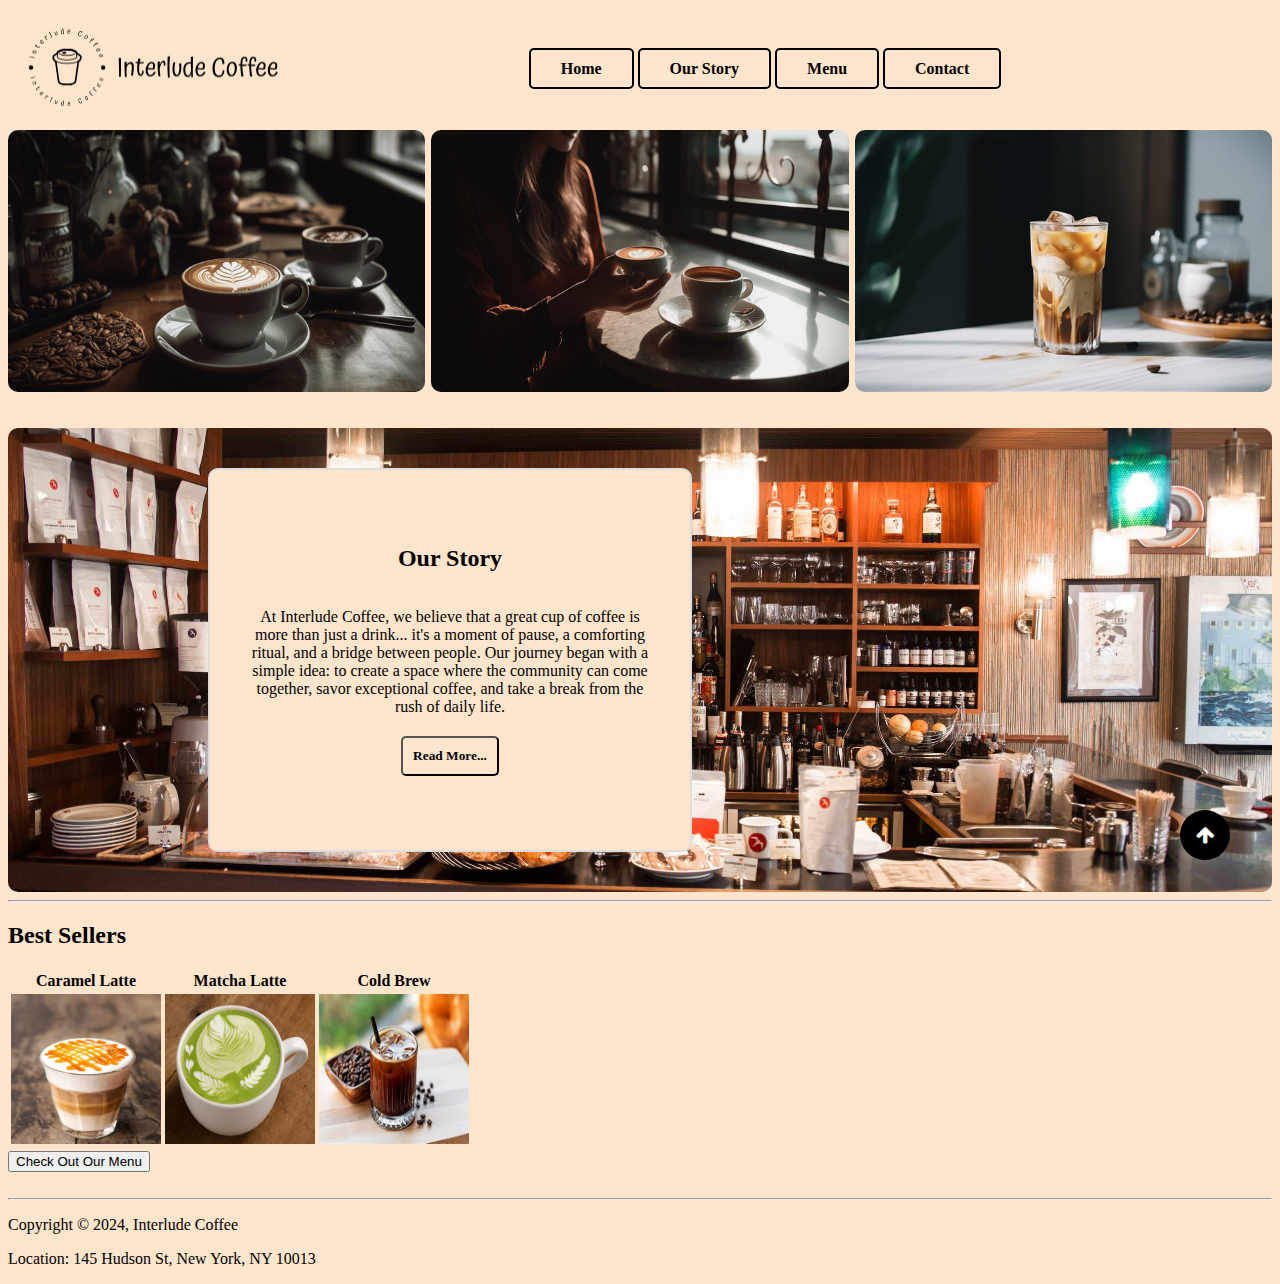
<file: CoffeeShop/index.html>
<!DOCTYPE html>

<html>
<head>
    <meta charset="UTF-8">
    <meta name="viewport" content="width=device-width, initial-scale=1.0">
    <title>Interlude Coffee</title>
    <meta name="description" content="Welcome to Interlude Coffee. Enjoy our artisanal coffee and warm, inviting atmosphere.">
    <meta name="keywords" content="coffee shop, artisanal coffee, espresso, lattes, Interlude Coffee, local cafe, cold brew">
    <meta name="author" content="Interlude Coffee Team">
    <link href="style.css" rel="stylesheet" />
    <link rel="stylesheet" href="https://cdnjs.cloudflare.com/ajax/libs/font-awesome/4.7.0/css/font-awesome.min.css">

</head>
<body>
    <div class="header">
        <div class="logo-container">
            <img src="images/logo.png" class="logo">
        </div>
        <div class="navbar">
            <nav>
                <a href="index.html">Home</a>
                <a href="story.html">Our Story</a>
                <a href="menu.html">Menu</a>
                <a href="contact.html">Contact</a>
            </nav>
        </div>
    </div>

    <div class="images-container">
        <img src="images/slideshow1.jpg" alt="image 1" class="image">
        <img src="images/slideshow2.jpg" alt="image 2" class="image">
        <img src="images/slideshow3.jpg" alt="image 3" class="image">
    </div>

    <br />
    <br />

    <section class="our_story">
        <div class="text-box">
            <h2>Our Story</h2>
            <p>
                At Interlude Coffee, we believe that a great cup of coffee is more than just a drink...
                it's a moment of pause, a comforting ritual, and a bridge between people. Our journey began with a simple idea:
                to create a space where the community can come together, savor exceptional coffee, and take a break from the rush of daily life.
            </p>
            <a href="story.html">
                <button>Read More...</button>
            </a>
        </div>
    </section>


    <hr>
    <div>
        <h2>Best Sellers</h2>
        <table>
            <thead>
                <tr>
                    <th>Caramel Latte</th>
                    <th>Matcha Latte</th>
                    <th>Cold Brew</th>
                </tr>

            </thead>

            <tbody>
                <tr>
                    <td><img src="images/caramel.jpg" width="150" height="150"></td>
                    <td><img src="images/matcha.jpg" width="150" height="150"></td>
                    <td><img src="images/coldbrew.jpg" width="150" height="150"></td>
                </tr>

            </tbody>
        </table>
        <a href="menu.html">
            <button>Check Out Our Menu</button>
        </a>
    </div>

    <a class="gotopbtn" href="#"><i class="fa fa-arrow-up"></i></a>

    <br>
    <hr>
    <footer>
        <p>Copyright &copy; 2024, Interlude Coffee</p>
        <p>Location: 145 Hudson St, New York, NY 10013</p>
    </footer>

</body>

</html>
</file>
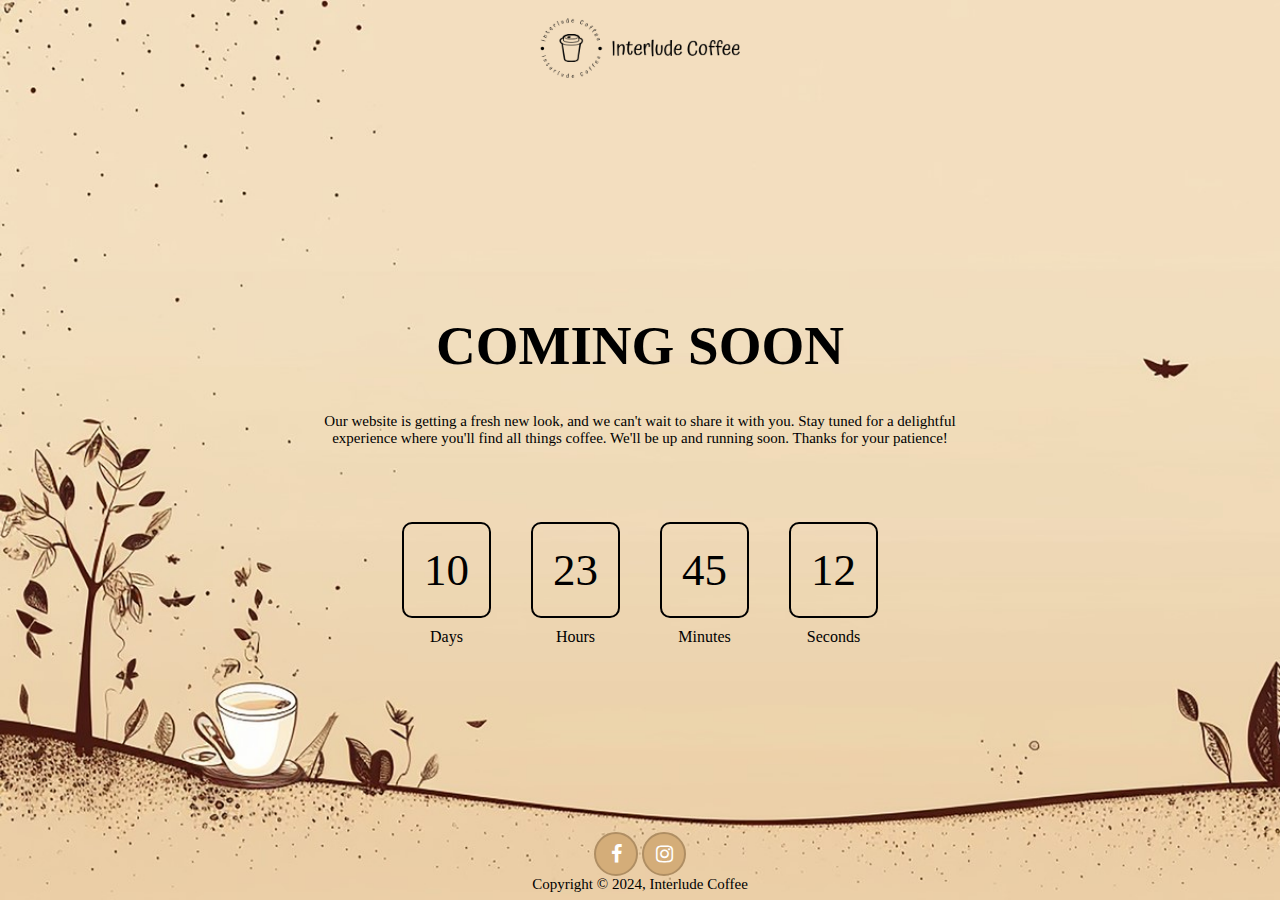
<file: Coming Soon Page/index.html>
﻿<!DOCTYPE html>

<html>
<head>
    <meta charset="UTF-8">
    <meta name="viewport" content="width=device-width, initial-scale=1.0">
    <title>Interlude Coffee</title>
    <meta name="description" content="Welcome to Interlude Coffee. Enjoy our artisanal coffee and warm, inviting atmosphere.">
    <meta name="keywords" content="coffee shop, artisanal coffee, espresso, lattes, Interlude Coffee, local cafe, cold brew">
    <meta name="author" content="Interlude Coffee Team">
    <link rel="stylesheet" href="https://cdnjs.cloudflare.com/ajax/libs/font-awesome/4.7.0/css/font-awesome.min.css">
    <link href="style.css" rel="stylesheet" />

</head>
<body>
    <img src="logo.png" alt="Logo" class="logo-image">

    <h1>COMING SOON</h1>

    <p>
        Our website is getting a fresh new look, and we can't wait to share it with you. Stay tuned for a delightful
        <br />
        experience where you'll find all things coffee. We'll be up and running soon. Thanks for your patience!
    </p>

    <div class="countdown-container">
        <div class="countdown-box">
            <div class="countdown-time">10</div>
            <div class="countdown-label">Days</div>
        </div>
        <div class="countdown-box">
            <div class="countdown-time">23</div>
            <div class="countdown-label">Hours</div>
        </div>
        <div class="countdown-box">
            <div class="countdown-time">45</div>
            <div class="countdown-label">Minutes</div>
        </div>
        <div class="countdown-box">
            <div class="countdown-time">12</div>
            <div class="countdown-label">Seconds</div>
        </div>
    </div>

    <footer>
        <a href="#" class="fa fa-facebook"></a>
        <a href="#" class="fa fa-instagram"></a>
        <p>Copyright &copy; 2024, Interlude Coffee</p>
    </footer>
</body>
</html>
</file>
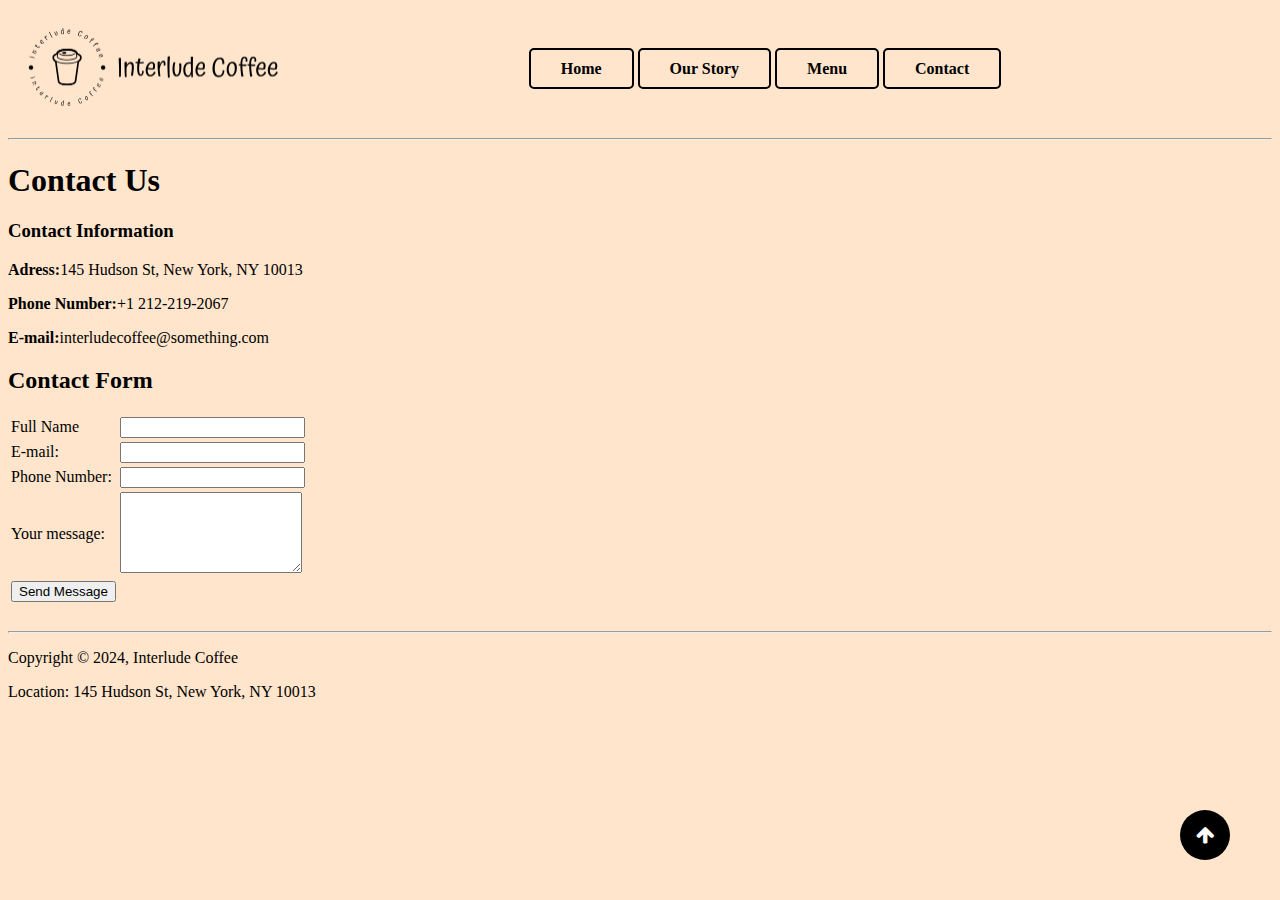
<file: CoffeeShop/contact.html>
<!DOCTYPE html>

<html>
<head>
    <meta charset="UTF-8">
    <meta name="viewport" content="width=device-width, initial-scale=1.0">
    <title>Interlude Coffee - Contact</title>
    <meta name="description" content="Welcome to Interlude Coffee. Enjoy our artisanal coffee and warm, inviting atmosphere.">
    <meta name="keywords" content="coffee shop, artisanal coffee, espresso, lattes, Interlude Coffee, local cafe, cold brew">
    <meta name="author" content="Interlude Coffee Team">
    <link href="style.css" rel="stylesheet" />
    <link rel="stylesheet" href="https://cdnjs.cloudflare.com/ajax/libs/font-awesome/4.7.0/css/font-awesome.min.css">

</head>

<body>

    <div class="header">
        <div class="logo-container">
            <img src="images/logo.png" class="logo">
        </div>
        <div class="navbar">
            <nav>
                <a href="index.html">Home</a>
                <a href="story.html">Our Story</a>
                <a href="menu.html">Menu</a>
                <a href="contact.html">Contact</a>
            </nav>
        </div>
    </div>
    <hr>

    <h1>Contact Us</h1>

    <div>
        <h3>Contact Information</h3>
        <p><strong>Adress:</strong>145 Hudson St, New York, NY 10013</p>
        <p><strong>Phone Number:</strong>+1 212-219-2067</p>
        <p><strong>E-mail:</strong>interludecoffee@something.com</p>
    </div>

    <div>
        <h2>Contact Form</h2>
        <form action="contact_us.php" method="post">
            <table>
                <tr>
                    <td><label for="name">Full Name</label></td>
                    <td><input type="text" name="name" required></td>
                </tr>

                <tr>
                    <td><label for="email">E-mail:</label></td>
                    <td><input type="email" name="email" required></td>
                </tr>

                <tr>
                    <td><label for="phone">Phone Number:</label></td>
                    <td><input type="phonenr" name="phone" required></td>
                </tr>

                <tr>
                    <td><label for="message">Your message:</label></td>
                    <td><textarea name="message" rows="5" required></textarea></td>
                </tr>

                <tr>
                    <td><button type="submit">Send Message</button></td>
                </tr>
            </table>
        </form>

    </div>

    <a class="gotopbtn" href="#"><i class="fa fa-arrow-up"></i></a>

    <br>
    <hr>
    <footer>
        <p>Copyright &copy; 2024, Interlude Coffee</p>
        <p>Location: 145 Hudson St, New York, NY 10013</p>
    </footer>
</body>

</html>
</file>
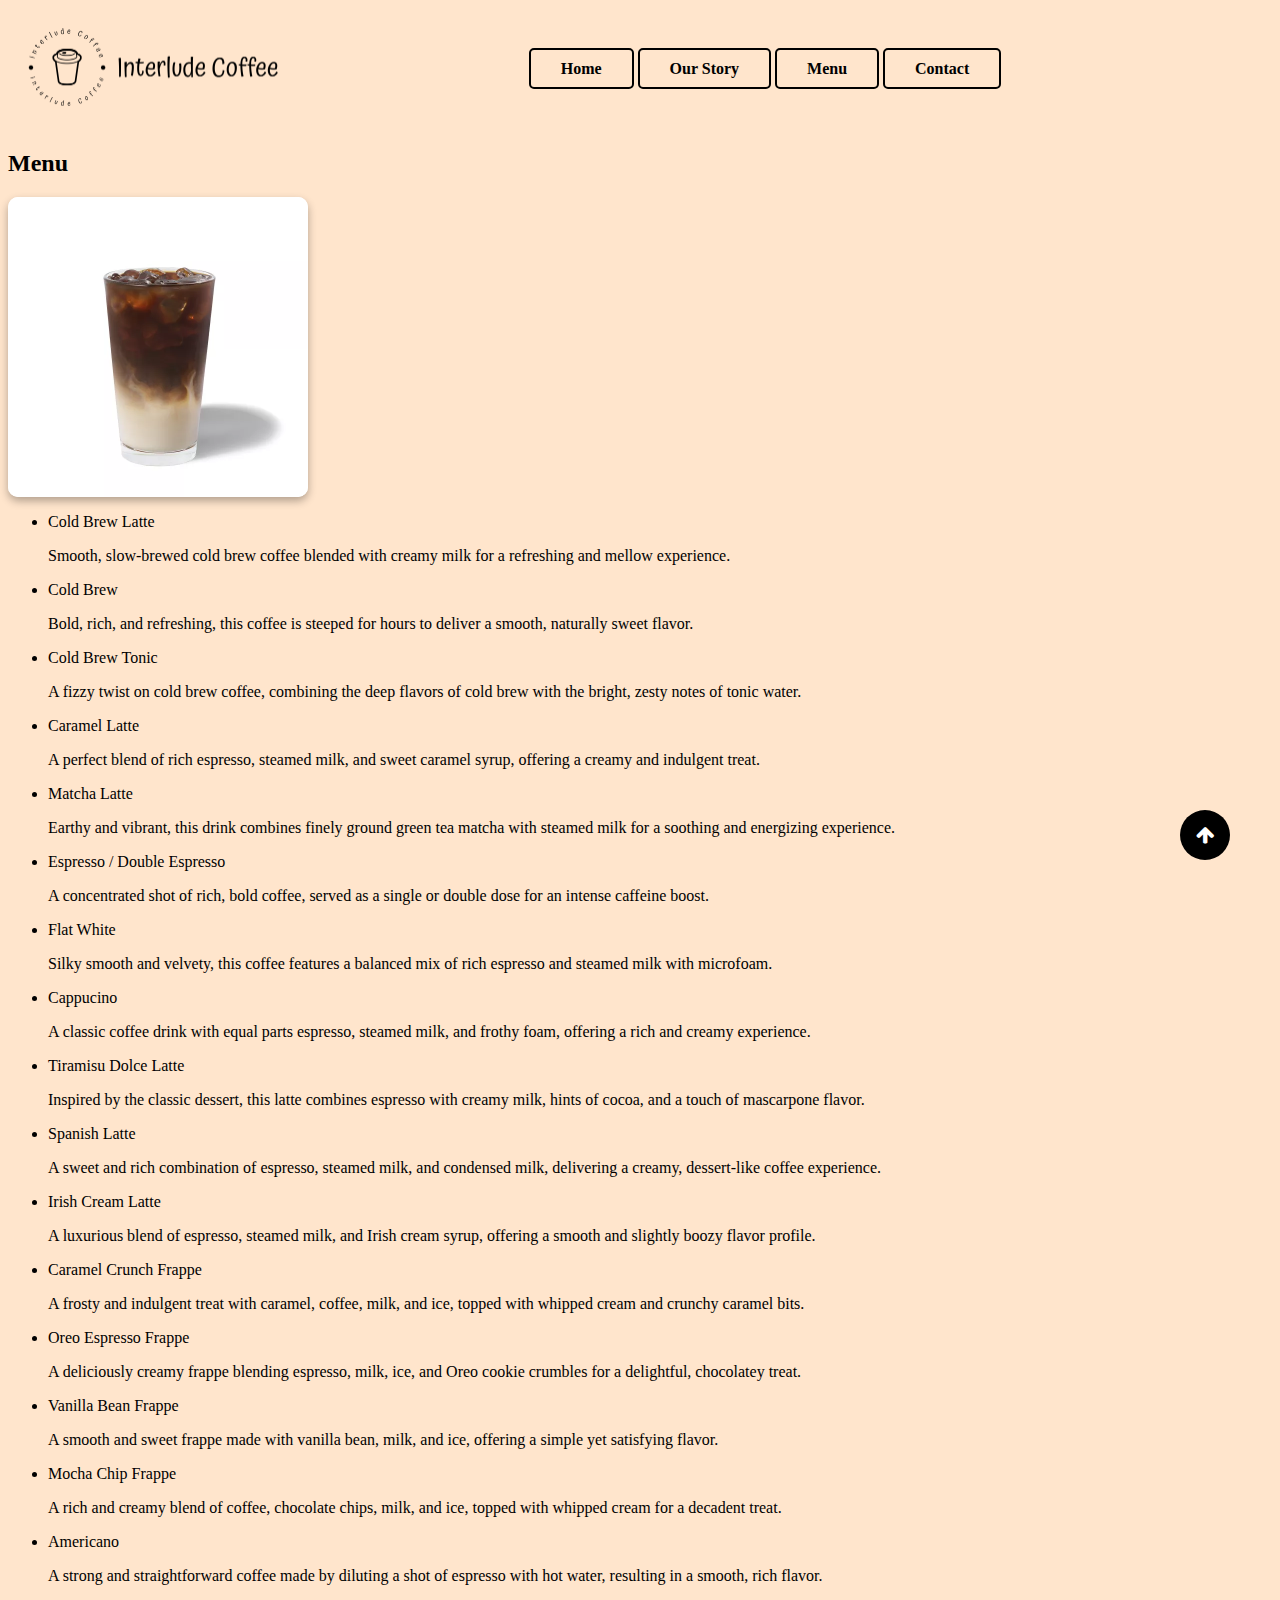
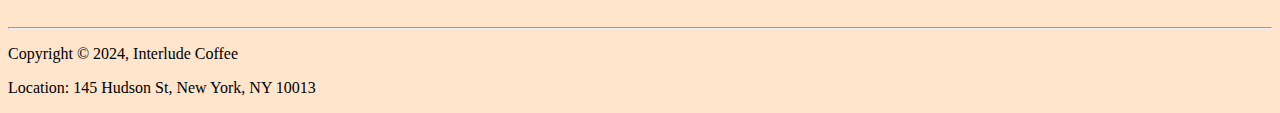
<file: CoffeeShop/menu.html>
<!DOCTYPE html>

<html>
<head>
    <meta charset="UTF-8">
    <meta name="viewport" content="width=device-width, initial-scale=1.0">
    <title>Interlude Coffee - Menu</title>
    <meta name="description" content="Welcome to Interlude Coffee. Enjoy our artisanal coffee and warm, inviting atmosphere.">
    <meta name="keywords" content="coffee shop, artisanal coffee, espresso, lattes, Interlude Coffee, local cafe, cold brew">
    <meta name="author" content="Interlude Coffee Team">
    <link href="style.css" rel="stylesheet" />
    <link rel="stylesheet" href="https://cdnjs.cloudflare.com/ajax/libs/font-awesome/4.7.0/css/font-awesome.min.css">

</head>

<body>
    <div class="header">
        <div class="logo-container">
            <img src="images/logo.png" class="logo">
        </div>
        <div class="navbar">
            <nav>
                <a href="index.html">Home</a>
                <a href="story.html">Our Story</a>
                <a href="menu.html">Menu</a>
                <a href="contact.html">Contact</a>
            </nav>
        </div>
    </div>

    <h2>Menu</h2>

    <div class="flip-card">
        <div class="flip-card-inner">
            <div class="flip-card-front">
                <img src="images/coldbrewlatte.jpg" alt="Cold Brew Latte">
            </div>
            <div class="flip-card-back">
                <h1>Cold Brew Latte</h1>
                <p>Smooth, slow-brewed cold brew coffee blended with creamy milk for a refreshing and mellow experience.</p>
            </div>
        </div>
    </div>
    <div>
        <ul>
            <li>Cold Brew Latte</li>
            <p>Smooth, slow-brewed cold brew coffee blended with creamy milk for a refreshing and mellow experience.</p>
            <li>Cold Brew</li>
            <p>Bold, rich, and refreshing, this coffee is steeped for hours to deliver a smooth, naturally sweet flavor.</p>
            <li>Cold Brew Tonic</li>
            <p>A fizzy twist on cold brew coffee, combining the deep flavors of cold brew with the bright, zesty notes of tonic water.</p>
            <li>Caramel Latte</li>
            <p> A perfect blend of rich espresso, steamed milk, and sweet caramel syrup, offering a creamy and indulgent treat.</p>
            <li>Matcha Latte</li>
            <p>Earthy and vibrant, this drink combines finely ground green tea matcha with steamed milk for a soothing and energizing experience.</p>
            <li>Espresso / Double Espresso</li>
            <p>A concentrated shot of rich, bold coffee, served as a single or double dose for an intense caffeine boost.</p>
            <li>Flat White</li>
            <p>Silky smooth and velvety, this coffee features a balanced mix of rich espresso and steamed milk with microfoam.</p>
            <li>Cappucino</li>
            <p> A classic coffee drink with equal parts espresso, steamed milk, and frothy foam, offering a rich and creamy experience.</p>
            <li>Tiramisu Dolce Latte</li>
            <p>Inspired by the classic dessert, this latte combines espresso with creamy milk, hints of cocoa, and a touch of mascarpone flavor.</p>
            <li>Spanish Latte</li>
            <p> A sweet and rich combination of espresso, steamed milk, and condensed milk, delivering a creamy, dessert-like coffee experience.</p>
            <li>Irish Cream Latte</li>
            <p>A luxurious blend of espresso, steamed milk, and Irish cream syrup, offering a smooth and slightly boozy flavor profile.</p>
            <li>Caramel Crunch Frappe</li>
            <p> A frosty and indulgent treat with caramel, coffee, milk, and ice, topped with whipped cream and crunchy caramel bits.</p>
            <li>Oreo Espresso Frappe</li>
            <p>A deliciously creamy frappe blending espresso, milk, ice, and Oreo cookie crumbles for a delightful, chocolatey treat.</p>
            <li>Vanilla Bean Frappe</li>
            <p> A smooth and sweet frappe made with vanilla bean, milk, and ice, offering a simple yet satisfying flavor.</p>
            <li>Mocha Chip Frappe</li>
            <p> A rich and creamy blend of coffee, chocolate chips, milk, and ice, topped with whipped cream for a decadent treat.</p>
            <li>Americano</li>
            <p> A strong and straightforward coffee made by diluting a shot of espresso with hot water, resulting in a smooth, rich flavor.</p>
        </ul>
    </div>
    <a class="gotopbtn" href="#"><i class="fa fa-arrow-up"></i></a>

    <br>
    <hr>
    <footer>
        <p>Copyright &copy; 2024, Interlude Coffee</p>
        <p>Location: 145 Hudson St, New York, NY 10013</p>
    </footer>
</body>

</html>
</file>
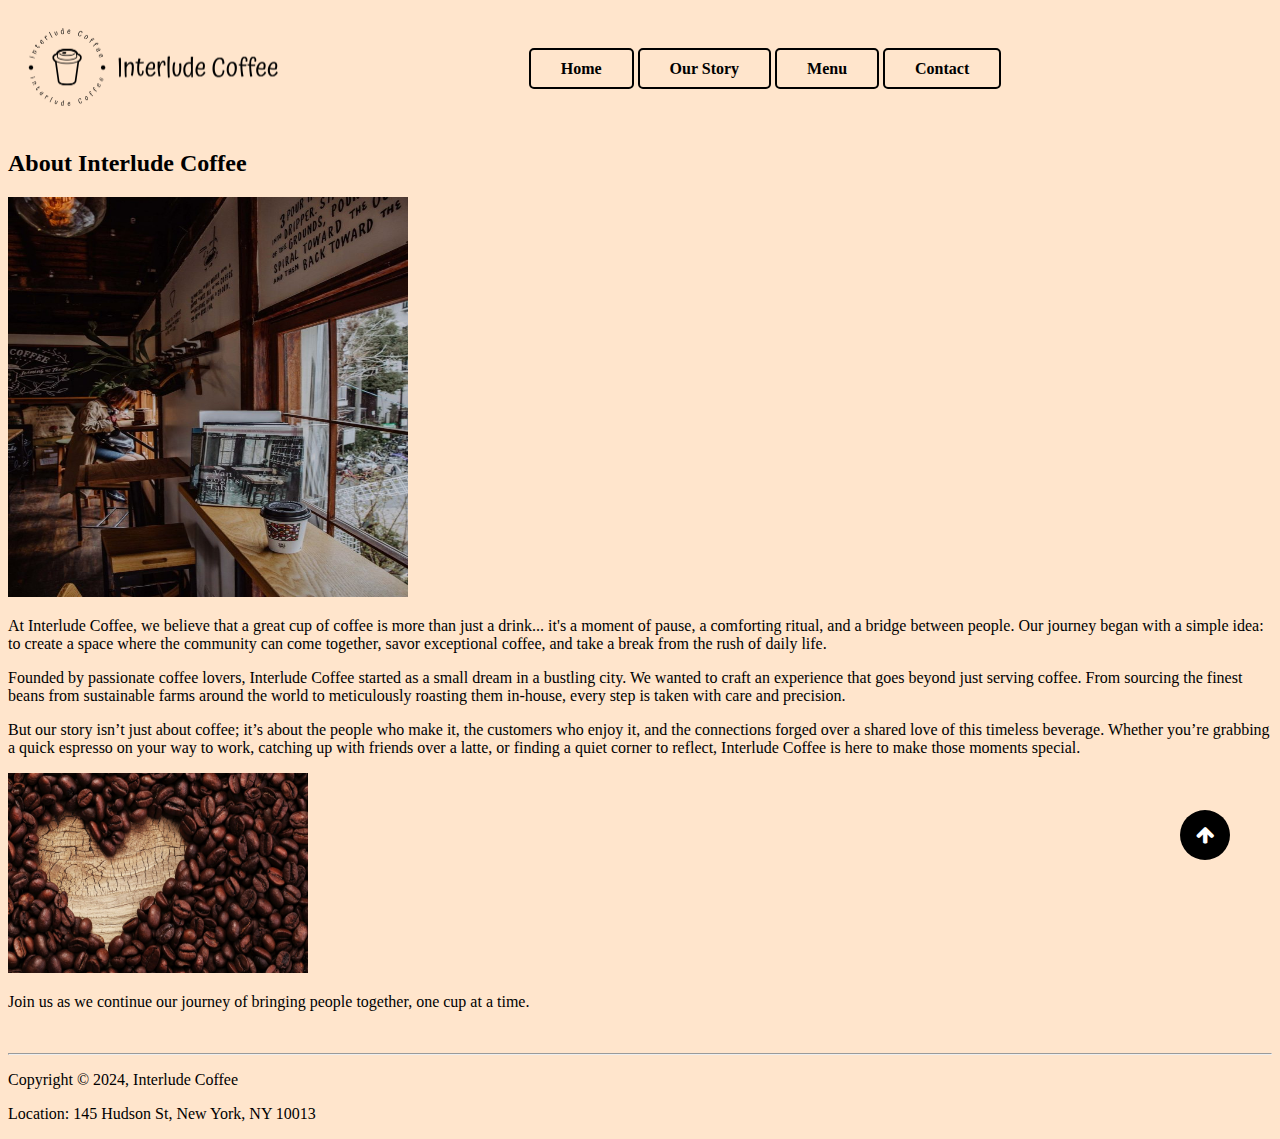
<file: CoffeeShop/story.html>
<!DOCTYPE html>

<html>
<head>
    <meta charset="UTF-8">
    <meta name="viewport" content="width=device-width, initial-scale=1.0">
    <title>Interlude Coffee - Our Story</title>
    <meta name="description" content="Welcome to Interlude Coffee. Enjoy our artisanal coffee and warm, inviting atmosphere.">
    <meta name="keywords" content="coffee shop, artisanal coffee, espresso, lattes, Interlude Coffee, local cafe, cold brew">
    <meta name="author" content="Interlude Coffee Team">
    <link href="style.css" rel="stylesheet" />
    <link rel="stylesheet" href="https://cdnjs.cloudflare.com/ajax/libs/font-awesome/4.7.0/css/font-awesome.min.css">

</head>

<body>
    <div class="header">
        <div class="logo-container">
            <img src="images/logo.png" class="logo">
        </div>
        <div class="navbar">
            <nav>
                <a href="index.html">Home</a>
                <a href="story.html">Our Story</a>
                <a href="menu.html">Menu</a>
                <a href="contact.html">Contact</a>
            </nav>
        </div>
    </div>

    <h2>About Interlude Coffee</h2>

    <div>
        <img src="images/shop.jpg" width="400" height="400">
        <p>
            At Interlude Coffee, we believe that a great cup of coffee is more than just a drink...
            it's a moment of pause, a comforting ritual, and a bridge between people. Our journey began with a simple idea:
            to create a space where the community can come together, savor exceptional coffee, and take a break from the rush of daily life.
        </p>

        <p>
            Founded by passionate coffee lovers, Interlude Coffee started as a small dream in a bustling city.
            We wanted to craft an experience that goes beyond just serving coffee. From sourcing the finest beans from
            sustainable farms around the world to meticulously roasting them in-house, every step is taken with care and precision.
        </p>

        <p>
            But our story isn’t just about coffee; it’s about the people who make it, the customers who enjoy it,
            and the connections forged over a shared love of this timeless beverage. Whether you’re grabbing a quick
            espresso on your way to work, catching up with friends over a latte, or finding a quiet corner to reflect,
            Interlude Coffee is here to make those moments special.
        </p>
    </div>

    <div>
        <img src="images/coffeebeans.jpg" width="300" height="200">
        <p>
            Join us as we continue our journey of bringing people together, one cup at a time.
        </p>
    </div>

    <a class="gotopbtn" href="#"><i class="fa fa-arrow-up"></i></a>

    <br>
    <hr>
    <footer>
        <p>Copyright &copy; 2024, Interlude Coffee</p>
        <p>Location: 145 Hudson St, New York, NY 10013</p>
    </footer>
</body>

</html>
</file>
<file: CoffeeShop/style.css>
body {
    background-color:#FFE5CC;
}

.header {
    display: flex;
    justify-content: space-between;
    align-items: center;
    padding:20px;
    color:white;
    position: relative;
}

.logo {
    width: 250px;
    height: auto;
    
}
.navbar {
    display: flex;
    justify-content: center;
    flex:1;
}

.navbar a {
    text-decoration:none;
    color: black;
    font-family:Georgia, 'Times New Roman', Times, serif;
    font-weight:bold;
    border-radius: 5px;  
    padding:10px 30px;
    min-width: 150px;
    border:2px solid black;
    background-color: transparent;
    transition: background-color 0.3s ease, color 0.3s ease; 

}

.navbar a:hover {
    background-color:#aa8b62;
}

.images-container{
    display:flex;
    justify-content:space-between;
}

.image{
    width:33%;
    height:auto;
    border-radius:10px;
}

.our_story{
    position:relative;
    padding:40px 200px;
    text-align:center;
    background-image:url('images/coffee.jpg');
    background-size:cover;
    background-position:center;
    border-radius:10px;
}


.text-box {
    background-color: #FFE5CC;
    border: 2px solid #ddd;
    padding: 40px;
    border-radius: 10px;
    max-width: 400px;
    min-height: 300px;
    margin-left: 0;
    margin-right: auto;
    display: flex;
    flex-direction: column;
    justify-content: center;
    align-items: center;
    text-align: center;
}
.text-box h2 {
    margin-top: 0;
    font-family:Georgia, 'Times New Roman', Times, serif;
}

.text-box p {
    margin-bottom:20px;
    font-family:Georgia, 'Times New Roman', Times, serif;

}

.text-box button {
    background-color: #FFE5CC ;
    color:black;
    border-radius:5px;
    padding:10px;
    font-family:Georgia, 'Times New Roman', Times, serif;
    font-weight:bold;
}

.gotopbtn{
    position:fixed;
    width:50px;
    height:50px;
    background:black;
    bottom:40px;
    right:50px;
    border-radius:30px;

    text-decoration:none;
    text-align:center;
    line-height:50px;
    color:white;
    font-size:20px;
}

.text-box button:hover{
    background-color:#aa8b62;
}

.flip-card {
    background-color: transparent;
    width: 300px;
    height: 300px;
}

.flip-card-inner {
    position: relative;
    width: 100%;
    height: 100%;
    text-align: center;
    transition: transform 0.8s;
    transform-style: preserve-3d;
}

.flip-card:hover .flip-card-inner {
    transform: rotateY(180deg);
}

.flip-card-front, .flip-card-back {
    position: absolute;
    width: 100%;
    height: 100%;
    backface-visibility: hidden;
    box-sizing: border-box;
}

.flip-card-front {
    background-color: white;
    color: black;
    border-radius: 10px;
}

.flip-card-front img {
  width: 100%;
  height: 100%;
  object-fit: cover; 
  border-radius: 10px; 
  box-shadow: 0 4px 8px rgba(0, 0, 0, 0.3); 
  transition: transform 0.5s ease; 
}

.flip-card-back {
    background-color: #333;
    color: white;
    border-radius: 10px;
    transform: rotateY(180deg);
    display: flex;
    flex-direction: column;
    align-items: center;
    justify-content: center;
    padding: 20px;
    box-sizing: border-box;
}
</file>
<file: Coming Soon Page/style.css>
body {
    background-image: url("background.jpg");
    background-size: cover;
    background-repeat: no-repeat;
    background-attachment: fixed;
    display: flex;
    flex-direction: column;
    min-height: 100vh; 
}

footer {
    margin-top: auto;
    text-align: center;

}

.logo-image{
    display: block;
    margin: auto;
    width:200px;
    height:60px;
    margin-top: 10px;
}

h1 {
    font-family: Georgia,'Times New Roman', Times, serif;
    font-size: 55px;
    text-align: center;
    margin-top: 70px;
}

p {
    font-family: Georgia,'Times New Roman', Times, serif;
    text-align: center;
    font-size:15px;
    margin-top:0px;
}

.countdown-container {
    display: flex;
    justify-content: center;
    margin-top: 40px;
}

.countdown-box {
    margin: 20px;
    text-align: center;
}

.countdown-time {
    font-family: Georgia,'Times New Roman', Times, serif;
    font-size: 45px;
    background-color: transparent;
    color: black;
    padding: 20px;
    border: 2px solid black;
    border-radius: 10px;
}

.countdown-label {
    font-family: Georgia,'Times New Roman', Times, serif;
    font-size: 1rem;
    margin-top: 10px;
    color: black;
}

.fa {
    padding: 10px;
    font-size: 20px;
    width: 20px;
    text-align: center;
    text-decoration: none;
    border: 2px solid;
    border-color: #af8e63;
    border-radius: 50%;
}

.fa:hover {
  opacity: 0.7;
}

.fa-facebook {
    background: #d4ad79;
    color: white;
}

.fa-instagram {
    background: #d4ad79;
    color: white;
}

@media (max-width: 480px) {
    .logo-image {
        width: 120px; /* mobil */
    }

    h1 {
        font-size: 30px; 
        margin-top: 30px; 
    }

    p {
        font-size: 12px; 
        margin-top: 10px; 
    }

    .countdown-container {
        display:flex;
    }

    .countdown-box {
        margin: 10px; 
    }

    .countdown-time {
        font-size: 30px;
        padding: 15px; 
    }

    .countdown-label {
        font-size: 14px; 
    }
}
</file>
